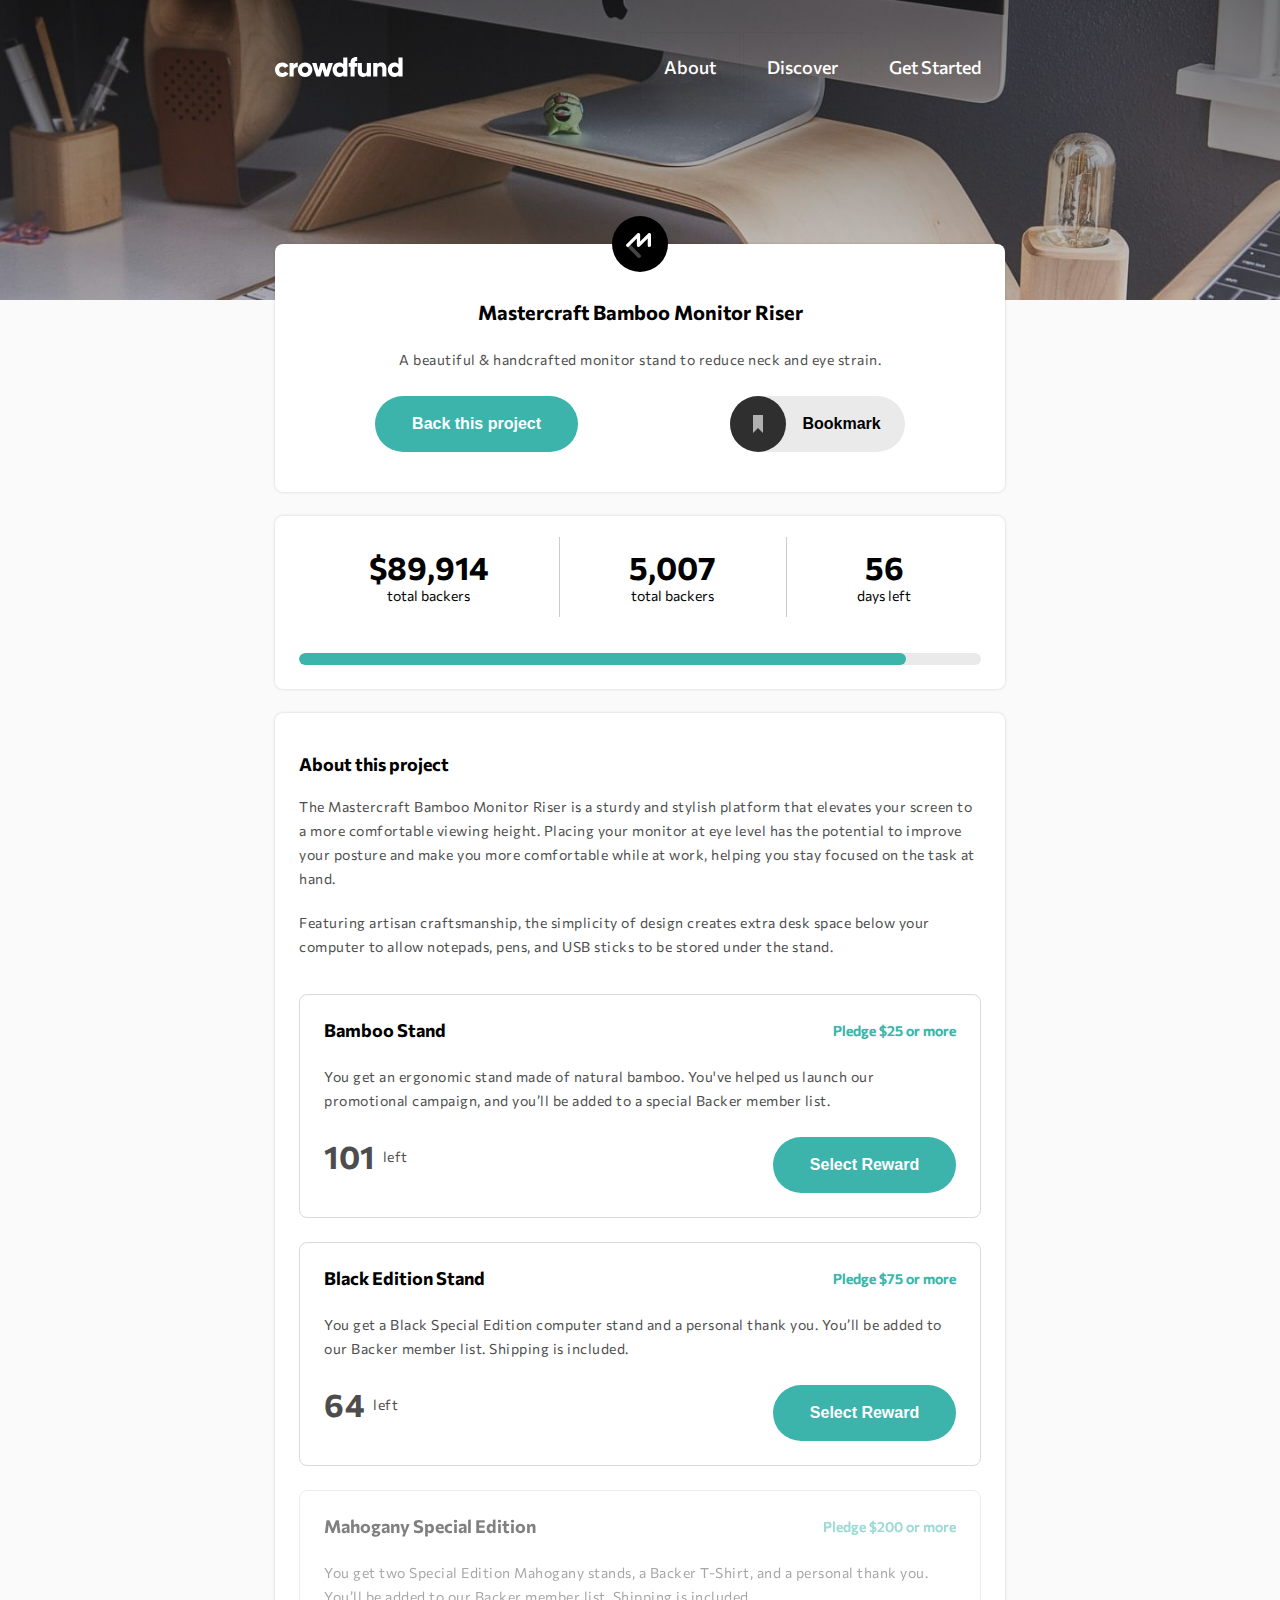
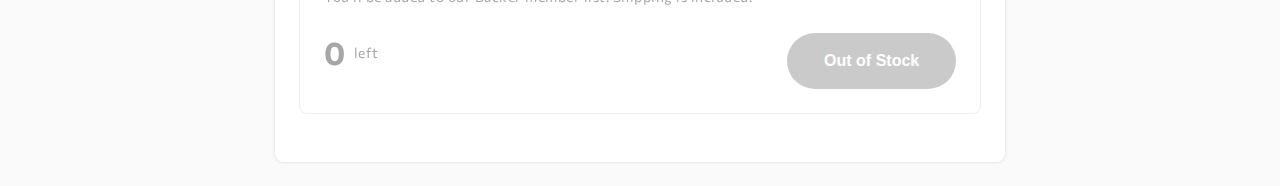
<file: docs/index.html>
<!DOCTYPE html>
<html lang="en">
<head>
  <meta charset="UTF-8">
  <meta name="viewport" content="width=device-width, initial-scale=1.0"> <!-- displays site properly based on user's device -->

  <link rel="icon" type="image/png" sizes="32x32" href="./images/favicon-32x32.png">
  <title>Frontend Mentor | Crowdfunding product page</title>
  <link rel="stylesheet" href="./main.css">
  <script defer src="./app.js"></script>

</head>
<body>
  <div class="overlay"></div>
  <main>
    <div class="mask"></div>
    <div class="container">
      <nav>
        <img src="./images/logo.svg" alt="Logo Crowdfunding">
        <img class="toggle" src="./images/icon-hamburger.svg" alt="Hamburger icon">
        <ul>
          <li class="nav-item">
            <a href="#" class="nav-link">About</a>
          </li>
          <li class="nav-item">
            <a href="#" class="nav-link">Discover</a>
          </li>
          <li class="nav-item">
            <a href="#" class="nav-link">Get Started</a>
          </li>
        </ul>
      </nav>
    </div>
  </main>
  <section class="mastercraft">
    <h1>Mastercraft Bamboo Monitor Riser</h1>
    <p>A beautiful & handcrafted monitor stand to reduce neck and eye strain.</p>
    <div class="button-content">
      <button type="button" class="bg-cyan">Back this project</button>
      <div class="bookmark">
        <svg class="bk-svg" width="56" height="56" xmlns="http://www.w3.org/2000/svg"><g fill="none" fill-rule="evenodd"><circle fill="#2F2F2F" cx="28" cy="28" r="28"/><path fill="#B1B1B1" d="M23 19v18l5-5.058L33 37V19z"/></g></svg>
        <button type="button">Bookmark</button>
      </div>
    </div>
    <img src="./images/logo-mastercraft.svg" alt="Mastercraft Logo">
  </section>
  <section class="information">
    <ul>
      <li class="li-money">
          <strong class="information--backers">$89,914</strong>
          total backers
      </li>
      <hr>
      <li class="li-money">
          <strong class="information--contribute">5,007</strong>
          total backers
      </li>
      <hr>
      <li class="li-money">
          <strong>56</strong>
          days left
      </li>
    </ul>
    <div class="bar">
      <div class="green-bar"></div>
    </div>
  </section>
  <section class="about">
    <header>
      <h3>About this project</h3>
      <p>The Mastercraft Bamboo Monitor Riser is a sturdy and stylish platform that elevates your screen 
        to a more comfortable viewing height. Placing your monitor at eye level has the potential to improve 
        your posture and make you more comfortable while at work, helping you stay focused on the task at hand.
      </p>
      <p>Featuring artisan craftsmanship, the simplicity of design creates extra desk space below your computer 
        to allow notepads, pens, and USB sticks to be stored under the stand.
      </p>
    </header>
    <section class="card">
      <div class="title-content">
        <h3>Bamboo Stand</h3>
        <b>Pledge $25 or more</b>
      </div>
      <p>You get an ergonomic stand made of natural bamboo. You've helped us launch our promotional campaign, and 
        you’ll be added to a special Backer member list.
      </p>
      <div class="select-content">
        <p>
          <strong>101</strong>
          left
        </p>
        <button type="button" class="bg-cyan" data-select="Bamboo">Select Reward</button>
      </div>
    </section>
    <section class="card">
      <div class="title-content">
        <h3>Black Edition Stand</h3>
        <b>Pledge $75 or more</b>
      </div>
      <p>You get a Black Special Edition computer stand and a personal thank you. You’ll be added to our Backer 
        member list. Shipping is included.
      </p>
      <div class="select-content">
        <p>
          <strong>64</strong>
          left
        </p>
        <button type="button" class="bg-cyan" data-select="Black">Select Reward</button>
      </div>
    </section>
    <section class="card out-of-stock">
      <div class="title-content">
        <h3>Mahogany Special Edition</h3>
        <b>Pledge $200 or more</b>
      </div>
      <p>You get two Special Edition Mahogany stands, a Backer T-Shirt, and a personal thank you. You’ll be added 
        to our Backer member list. Shipping is included.
      </p>
      <div class="select-content">
        <p>
          <strong>0</strong>
          left  
        </p>
        <button type="button" class="bg-cyan disabled" data-select="Mahogany">Out of Stock</button>
      </div>
    </section>
  </section>
  <form class="modal" autocomplete="off">
    <h3>Back this project
      <svg width="15" height="15" xmlns="http://www.w3.org/2000/svg"><path d="M11.314 0l2.828 2.828L9.9 7.071l4.243 4.243-2.828 2.828L7.07 9.9l-4.243 4.243L0 11.314 4.242 7.07 0 2.828 2.828 0l4.243 4.242L11.314 0z" fill="#000" fill-rule="evenodd" opacity=".4"/></svg>
    </h3>
    <p>
      Want to support us in bringing Mastercraft Bamboo Monitor Riser out in the world?
    </p>
    <label class="card" for="no-reward" data-spam="1">
      <header>
        <input type="radio" class="radio--input" name="select" id="no-reward" required>
        <div class="radio--radio"></div>
        <div class="subtitle">
          <h3>Pledge with no reward</h3>
        </div>
      </header>
      <p>Choose to support us without a reward if you simply believe in our project. As a backer, 
        you will be signed up to receive product updates via email.
      </p>
    </label>
    <label class="card" for="bamboo" data-spam="1">
      <header>
        <input type="radio" class="radio--input" name="select" id="bamboo">
        <div class="radio--radio"></div>
        <div class="subtitle">
          <h3>Bamboo Stand</h3>
          <b>Pledge $25 or more</b>
        </div>
      </header>
      <p>You get an ergonomic stand made of natural bamboo. You've helped us launch our promotional campaign, and
        you’ll be added to a special Backer member list.
      </p>
      <p>
        <strong>101</strong>
        left
      </p>
    </label>
    <label class="card" for="black" data-spam="1">
      <header>
        <input type="radio" class="radio--input" name="select" id="black">
        <div class="radio--radio"></div>
        <div class="subtitle">
          <h3>Black Edition Stand</h3>
          <b>Pledge $75 or more</b>
        </div>
      </header>
      <p>You get a Black Special Edition computer stand and a personal thank you. You’ll be added to our Backer
        member list. Shipping is included.
      </p>
      <p>
        <strong>64</strong>
        left
      </p>
    </label>
    <label class="card out-of-stock" for="mahogany" data-spam="1">
      <header>
        <input type="radio" class="radio--input" name="select" id="mahogany">
        <div class="radio--radio"></div>
        <div class="subtitle">
          <h3>Mahogany Special Edition</h3>
          <b>Pledge $200 or more</b>
        </div>
      </header>
      <p>You get two Special Edition Mahogany stands, a Backer T-Shirt, and a personal thank you. You’ll be added
        to our Backer member list. Shipping is included.
      </p>
      <p>
        <strong>0</strong>
        left
      </p>
    </label>
  </form>
  <div class="support">
    <img src="./images/icon-check.svg" alt="">
    <h3>Thanks for your support</h3>
    <p>Your pledge brings us one step closer to sharing Mastercraft Bamboo Monitor Riser worldwide. You will get
      an email once our campaign is completed.
    </p>
    <button type="button" class="bg-cyan">Got it!</button>
  </div>
</body>
</html>
</file>
<file: docs/main.css>
@import url("https://fonts.googleapis.com/css2?family=Commissioner:wght@400;500;700&display=swap");
h1 {
  font-size: 20px;
  font-weight: 700;
  line-height: 24.46px;
  text-align: center;
}

h3 {
  font-weight: 700;
  font-size: 18px;
  line-height: 22px;
}

p {
  font-size: 14px;
  line-height: 24px;
  font-weight: 400;
  letter-spacing: 0.5px;
  color: #4d4d4d;
}

b {
  font-size: 14px;
  font-weight: 500;
  line-height: 17px;
  color: #3cb4ac;
  text-shadow: 0 0 0.8px #3cb4ac;
}

a {
  text-decoration: none;
  color: inherit;
  font-size: 18px;
  font-weight: 500;
  line-height: 22px;
}

strong {
  font-size: 32px;
  line-height: 39px;
}

*, ::after, ::before {
  box-sizing: border-box;
  padding: 0;
  margin: 0;
}

ul {
  list-style: none;
}

body {
  position: relative;
  font-family: "Commissioner", sans-serif;
  transition: all 0.3s ease-out;
  background-color: #fafafa;
}

.mask {
  position: absolute;
  top: 0;
  right: 0;
  bottom: 0;
  left: 0;
  transform: translate(0, 0);
  background: linear-gradient(to bottom, rgba(0, 0, 0, 0.5), rgba(51, 51, 51, 0.2));
}

.overlay {
  display: none;
  position: fixed;
  top: 0;
  right: 0;
  bottom: 0;
  left: 0;
  transform: translate(0, 0);
  background-color: #00000080;
  z-index: 1;
}

.overlay.active {
  display: initial;
}

.modal.active {
  display: initial;
}

.support.active {
  display: initial;
}

main .container, .mastercraft, .information, .about {
  width: calc(100% - 48px);
  margin-left: auto;
  margin-right: auto;
  max-width: 730px;
}

.mastercraft, .information, .about {
  border-radius: 8px;
  background-color: white;
  box-shadow: 0px 0px 3px 0px rgba(51, 51, 51, 0.2);
  padding-left: 24px;
  padding-right: 24px;
  margin-bottom: 24px;
}

button {
  cursor: pointer;
  height: 56px;
  font-size: 16px;
  line-height: 20px;
  border: 0px;
  font-weight: 700;
}

.bg-cyan {
  padding: 0 2.3rem;
  color: white;
  background-color: #3cb4ac;
  border-radius: 33.5px;
  transition: all 0.3s ease-out;
}
.bg-cyan:hover {
  background-color: #147b74;
}

hr {
  border: none;
  height: 0.5px;
  background-color: #ccc;
  width: 100px;
  margin: 0 auto;
}

.card {
  overflow: hidden;
  position: relative;
  display: flex;
  flex-direction: column;
  gap: 24px;
  border: 1px solid rgba(0, 0, 0, 0.15);
  border-radius: 8px;
  padding: 24px;
  margin-bottom: 24px;
}

input[type=radio] {
  display: none;
}
input[type=radio]:checked + .radio--radio::after {
  transform: scale(1);
}

.radio--radio {
  position: relative;
  height: 24px;
  width: 24px;
  border-radius: 50%;
  border: 1px solid rgba(0, 0, 0, 0.15);
  padding: 4px;
}
.radio--radio::after {
  content: "";
  height: 100%;
  width: 100%;
  display: block;
  transform: scale(0);
  border-radius: 50%;
  background-color: #3cb4ac;
}

input[type=text] {
  outline: none;
  border: none;
  position: absolute;
  top: 50%;
  left: 50%;
  transform: translate(-50%, -50%);
  width: 2em;
  height: 2em;
}

main {
  position: relative;
  padding-top: 2rem;
  height: 300px;
  background: url(./images/image-hero-mobile.jpg) center/cover no-repeat;
}
main .container nav {
  display: flex;
  flex-direction: row;
  justify-content: space-between;
  align-items: center;
  position: relative;
}
main .container nav ul {
  z-index: 1;
  position: absolute;
  top: auto;
  right: 0;
  bottom: 0;
  left: 0;
  transform: translate(-150%, 110%);
  background-color: white;
  visibility: hidden;
  border-radius: 8px;
  transition: visibility 0.1s ease-out, transform 0.3s ease-out, opacity 0.9s ease-out;
  opacity: 0;
}
main .container nav ul li {
  height: 70px;
  padding: 24px;
}
main .container nav ul li:not(:last-child) {
  box-shadow: inset 0 0px 1px rgba(46, 46, 46, 0.4);
}
main .container nav .toggle {
  cursor: pointer;
  transform: scale(1.1);
}

.container ul.is-open {
  transform: translate(0, 110%);
  visibility: visible;
  opacity: 1;
}

.mastercraft {
  margin-top: -56px;
  text-align: center;
  padding: 56px 24px 40px;
  position: relative;
}
.mastercraft p {
  margin-top: 24px;
  margin-bottom: 24px;
}
.mastercraft img {
  position: absolute;
  top: 0;
  right: auto;
  bottom: auto;
  left: 50%;
  transform: translate(-50%, -50%);
}
.mastercraft .button-content {
  display: flex;
  flex-direction: row;
  justify-content: space-around;
  align-items: flex-start;
}
.mastercraft .button-content .bookmark {
  cursor: pointer;
  display: flex;
  flex-direction: row;
  justify-content: flex-start;
  align-items: center;
  background-color: #2e2e2e1a;
  border-radius: 33.5px;
}
.mastercraft .button-content .bookmark button {
  display: none;
  background-color: transparent;
  padding: 0 24px 0 16px;
}

.bookmark:hover {
  background-color: #2f2f2f1a;
}
.bookmark:hover svg g circle {
  fill: #707070;
}
.bookmark:hover svg g path {
  fill: #B1B1B1;
}
.bookmark:hover button {
  color: #7A7A7A;
}

.information {
  padding-bottom: 24px;
  padding-top: 8px;
  text-align: center;
}
.information li {
  display: flex;
  flex-direction: column;
  justify-content: flex-start;
  align-items: auto;
  font-size: 14px;
  line-height: 18px;
  padding-top: 24px;
  padding-bottom: 24px;
}
.information .bar {
  position: relative;
  width: 100%;
  height: 12px;
  background-color: #2f2f2f1a;
  border-radius: 99px;
  overflow: hidden;
}
.information .bar .green-bar {
  background-color: #3cb4ac;
  height: 100%;
  width: 89%;
  border-radius: 99px;
}

.about {
  padding-bottom: 24px;
}
.about header {
  padding: 40px 0 35px;
}
.about header p {
  margin-top: 20px;
}
.about .card .title-content {
  display: flex;
  flex-direction: column;
  justify-content: auto;
  align-items: auto;
  gap: 8px;
}
.about .card .select-content {
  display: flex;
  flex-direction: column;
  justify-content: auto;
  align-items: flex-start;
  gap: 24px;
}
.about .card .select-content p {
  display: flex;
  flex-direction: row;
  justify-content: auto;
  align-items: center;
}
.about .card .select-content p strong {
  margin-right: 8px;
}

.card.out-of-stock {
  opacity: 0.5;
  pointer-events: none;
}
.card.out-of-stock .bg-cyan {
  background-color: #2F2F2F;
  opacity: 0.5;
}

.modal {
  display: none;
  position: fixed;
  z-index: 3;
  overflow-y: scroll;
  scrollbar-width: none;
  bottom: 120px;
  top: 121px;
  width: calc(100% - 48px);
  left: 50%;
  transform: translateX(-50%);
  max-width: 730px;
  padding: 24px;
  border-radius: 8px;
  background-color: #fff;
}
.modal::-webkit-scrollbar {
  display: none;
}
.modal h3:first-child {
  display: inline-flex;
  align-items: center;
  width: 100%;
}
.modal h3:first-child svg {
  margin-left: auto;
  cursor: pointer;
}
.modal h3:first-child svg:hover path {
  opacity: 1;
}
.modal h3:first-child + p {
  margin: 24px 0;
}
.modal label.card {
  cursor: pointer;
}
.modal label.card header {
  display: inline-flex;
  align-items: center;
}
.modal label.card header .radio--radio {
  flex-shrink: 0;
}
.modal label.card header .subtitle {
  margin-left: 1rem;
}
.modal label.card p + p {
  font-size: 15px;
}
.modal label.card p + p strong {
  font-size: 18px;
}

label.card:hover header h3 {
  color: #3cb4ac;
}
label.card:hover header .radio--radio {
  border: 1px solid #3cb4ac;
}

.submit--content {
  text-align: center;
  border-top: 1px solid #00000030;
  padding: 1rem;
}

.submit--content_pledge {
  display: flex;
  flex-direction: row;
  justify-content: space-around;
  align-items: center;
  gap: 8px;
  margin-top: 1rem;
}
.submit--content_pledge > .bg-cyan {
  padding: 0 1rem;
}

label[class=pledge-label] {
  border-radius: 33.5px;
  border: 1px solid rgba(0, 0, 0, 0.15);
  position: relative;
  width: 100px;
  height: 56px;
}
label[class=pledge-label]::after {
  content: "$";
  position: absolute;
  top: 50%;
  right: auto;
  bottom: auto;
  left: 0;
  transform: translate(150%, -50%);
  font-size: 14px;
  opacity: 0.5;
}

.support {
  display: none;
  position: fixed;
  top: 30%;
  right: auto;
  bottom: auto;
  left: 50%;
  transform: translate(-50%, -50%);
  width: calc(100% - 48px);
  max-width: 730px;
  padding: 24px;
  z-index: 3;
  background-color: #fff;
  border-radius: 8px;
  text-align: center;
}
.support > *:not(:last-child) {
  margin-bottom: 24px;
}

@media screen and (min-width: 730px) {
  main {
    background: url(./images/image-hero-desktop.jpg) center/cover no-repeat;
  }
  main .container nav .toggle {
    display: none;
  }
  main .container nav ul {
    opacity: 1;
    visibility: visible;
    transform: none;
    position: static;
    background-color: transparent;
    color: white;
    border-radius: 0;
    width: auto;
  }
  main .container nav ul .nav-item {
    box-shadow: 0;
    display: inline-block;
  }

  .bookmark button {
    display: initial !important;
  }

  .information ul {
    display: flex;
    justify-content: space-evenly;
    align-items: center;
  }
  .information ul li {
    display: inline-flex;
  }
  .information ul hr {
    width: 1px;
    height: 80px;
    margin: 0;
  }
  .information .bar {
    margin-top: 24px;
  }

  .about .card .title-content {
    flex-direction: row;
    align-items: center;
    justify-content: space-between;
  }
  .about .card .select-content {
    flex-direction: row;
    justify-content: space-between;
  }
}

/*# sourceMappingURL=main.css.map */
</file>
